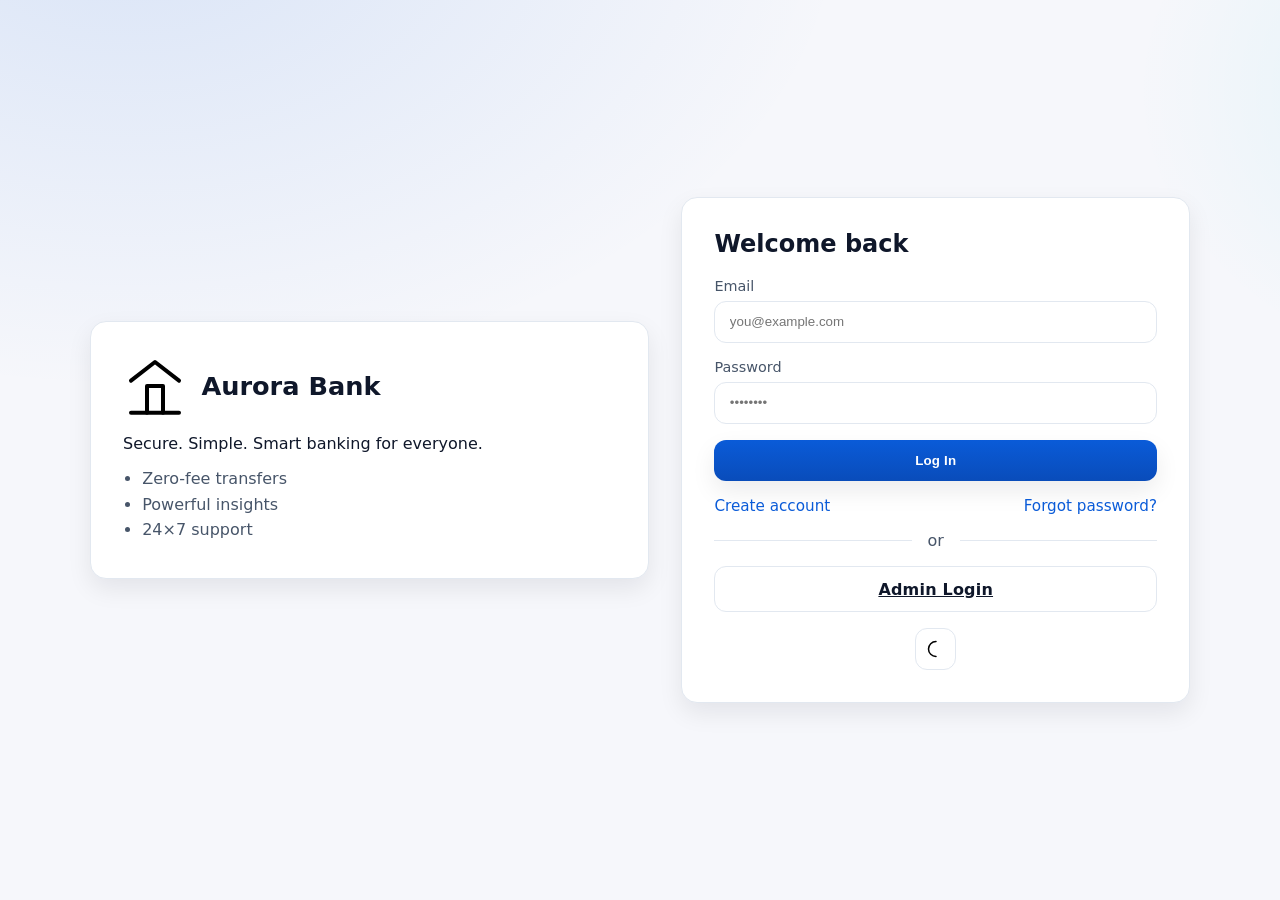
<file: online-banking/index.html>
<!DOCTYPE html>
<html lang="en">
<head>
    <meta charset="UTF-8" />
    <meta name="viewport" content="width=device-width, initial-scale=1.0" />
    <title>Aurora Bank • Login</title>
    <link rel="stylesheet" href="assets/css/styles.css" />
    <link rel="icon" href="assets/img/bank.svg" />
    <meta name="color-scheme" content="light dark" />
    <meta name="description" content="Modern online banking portal - Aurora Bank" />
    <script type="module" src="assets/js/auth.js" defer></script>
    <script type="module" src="assets/js/utils.js" defer></script>
    <style>
      /* Page-specific tweak to center card nicely before main CSS loads */
      body { min-height: 100vh; display: grid; place-items: center; }
    </style>
  </head>
  <body class="auth-body">
    <main class="auth-container">
      <section class="brand-pane">
        <div class="brand-logo">
          <img src="assets/img/bank.svg" alt="Aurora Bank" />
          <h1>Aurora Bank</h1>
        </div>
        <p>Secure. Simple. Smart banking for everyone.</p>
        <ul class="brand-highlights">
          <li>Zero-fee transfers</li>
          <li>Powerful insights</li>
          <li>24×7 support</li>
        </ul>
      </section>

      <section class="auth-card">
        <h2>Welcome back</h2>
        <form id="loginForm" class="form" autocomplete="on">
          <div class="form-field">
            <label for="email">Email</label>
            <input id="email" name="email" type="email" placeholder="you@example.com" required />
          </div>
          <div class="form-field">
            <label for="password">Password</label>
            <input id="password" name="password" type="password" placeholder="••••••••" required />
          </div>
          <button type="submit" class="btn btn-primary w-full">Log In</button>
        </form>
        <div class="auth-links">
          <a href="signup.html">Create account</a>
          <a href="reset.html">Forgot password?</a>
        </div>
        <div class="divider"><span>or</span></div>
        <a href="admin-login.html" class="btn btn-surface w-full">Admin Login</a>
        <div class="theme-toggle-inline">
          <button id="themeToggle" class="icon-btn" title="Toggle theme">
            <img src="assets/img/theme.svg" alt="theme" />
          </button>
        </div>
      </section>
    </main>
    <script type="module">
      import { initializeTheme } from './assets/js/utils.js';
      initializeTheme();
    </script>
  </body>
  </html>
</file>
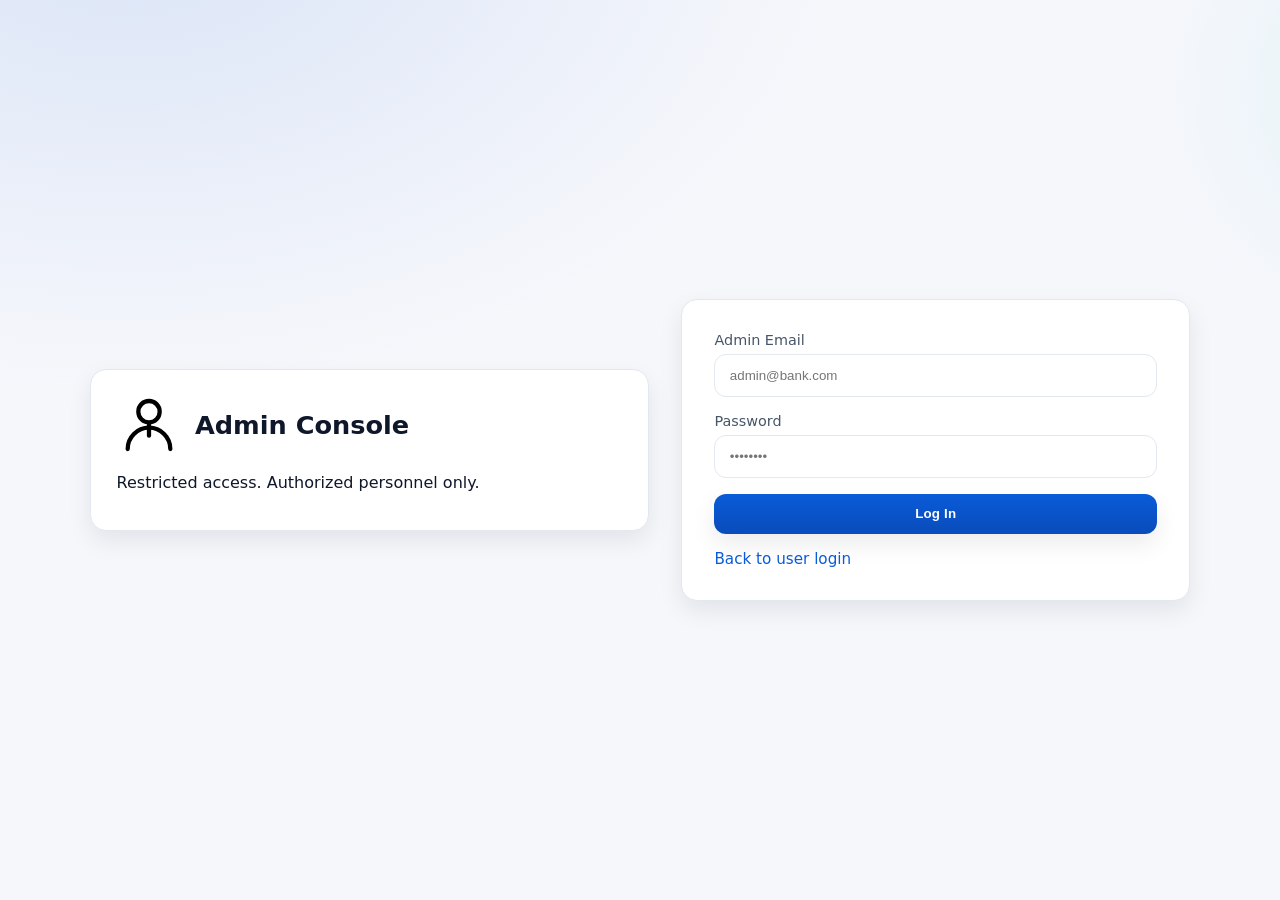
<file: online-banking/admin-login.html>
<!DOCTYPE html>
<html lang="en">
<head>
  <meta charset="UTF-8" />
  <meta name="viewport" content="width=device-width, initial-scale=1.0" />
  <title>Aurora Bank • Admin Login</title>
  <link rel="stylesheet" href="assets/css/styles.css" />
  <link rel="icon" href="assets/img/admin.svg" />
  <meta name="color-scheme" content="light dark" />
  <script type="module" src="assets/js/auth.js" defer></script>
  <script type="module" src="assets/js/utils.js" defer></script>
</head>
<body class="auth-body">
  <main class="auth-container">
    <section class="brand-pane small">
      <div class="brand-logo">
        <img src="assets/img/admin.svg" alt="Admin" />
        <h1>Admin Console</h1>
      </div>
      <p>Restricted access. Authorized personnel only.</p>
    </section>
    <section class="auth-card">
      <form id="adminLoginForm" class="form">
        <div class="form-field">
          <label for="email">Admin Email</label>
          <input id="email" name="email" type="email" placeholder="admin@bank.com" required />
        </div>
        <div class="form-field">
          <label for="password">Password</label>
          <input id="password" name="password" type="password" placeholder="••••••••" required />
        </div>
        <button type="submit" class="btn btn-primary w-full">Log In</button>
      </form>
      <div class="auth-links">
        <a href="index.html">Back to user login</a>
      </div>
    </section>
  </main>
  <script type="module">
    import { initializeTheme } from './assets/js/utils.js';
    initializeTheme();
  </script>
</body>
</html>
</file>
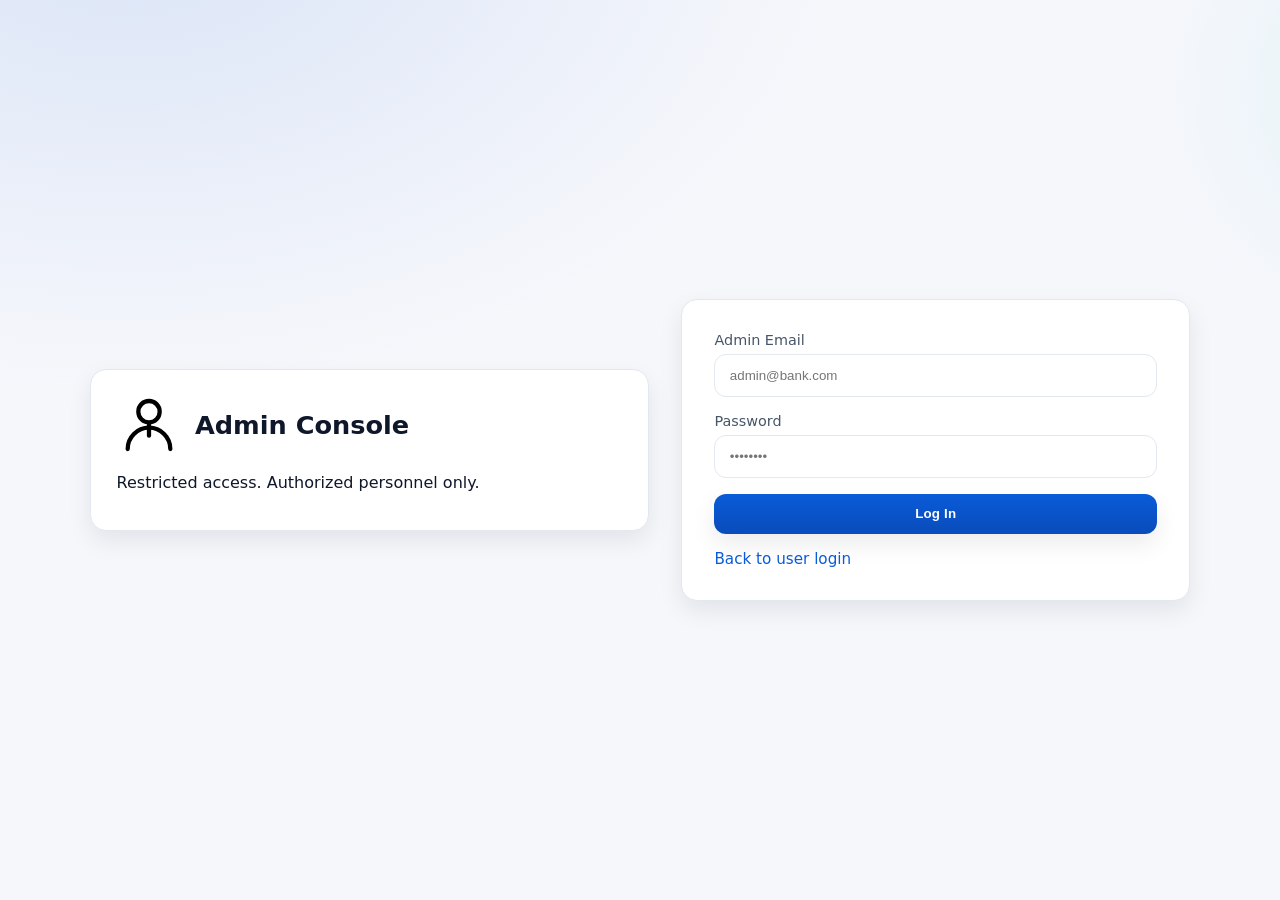
<file: online-banking/admin.html>
<!DOCTYPE html>
<html lang="en">
<head>
  <meta charset="UTF-8" />
  <meta name="viewport" content="width=device-width, initial-scale=1.0" />
  <title>Aurora Bank • Admin Dashboard</title>
  <link rel="stylesheet" href="assets/css/styles.css" />
  <link rel="icon" href="assets/img/admin.svg" />
  <meta name="color-scheme" content="light dark" />
  <script type="module" src="assets/js/utils.js" defer></script>
  <script type="module" src="assets/js/admin.js" defer></script>
</head>
<body>
  <div class="app">
    <aside class="sidebar">
      <div class="logo">
        <img src="assets/img/admin.svg" alt="Admin" width="28" height="28" />
        <strong>Admin Console</strong>
      </div>
      <nav class="nav">
        <a class="active" href="admin.html"><img src="assets/img/dashboard.svg" alt=""/>Overview</a>
        <a href="#" id="logoutLink"><img src="assets/img/logout.svg" alt=""/>Logout</a>
      </nav>
    </aside>
    <main class="content">
      <div class="topbar">
        <h2>Admin Dashboard</h2>
        <div class="actions">
          <button id="themeToggle" class="icon-btn" title="Toggle theme">
            <img src="assets/img/theme.svg" alt="theme" />
          </button>
        </div>
      </div>

      <section class="grid cols-2">
        <div class="card">
          <h3>Pending Approvals</h3>
          <table>
            <thead>
              <tr><th>Name</th><th>Email</th><th>Actions</th></tr>
            </thead>
            <tbody id="pendingTable"></tbody>
          </table>
        </div>
        <div class="card">
          <h3>All Users</h3>
          <table>
            <thead>
              <tr><th>Name</th><th>Email</th><th>Account</th><th>Balance</th><th>Status</th></tr>
            </thead>
            <tbody id="usersTable"></tbody>
          </table>
        </div>
      </section>

      <section class="card" style="margin-top:1rem;">
        <h3>Suspicious Transactions</h3>
        <div class="hint">Auto-flagged if amount exceeds threshold or unusual patterns are detected.</div>
        <table>
          <thead>
            <tr><th>User</th><th>Date</th><th>Type</th><th>Amount</th><th>Note</th></tr>
          </thead>
          <tbody id="suspiciousTable"></tbody>
        </table>
      </section>
    </main>
  </div>

  <script type="module">
    import { guardAdmin, initializeTheme, attachLogout } from './assets/js/utils.js';
    guardAdmin();
    initializeTheme();
    attachLogout();
  </script>
</body>
</html>
</file>
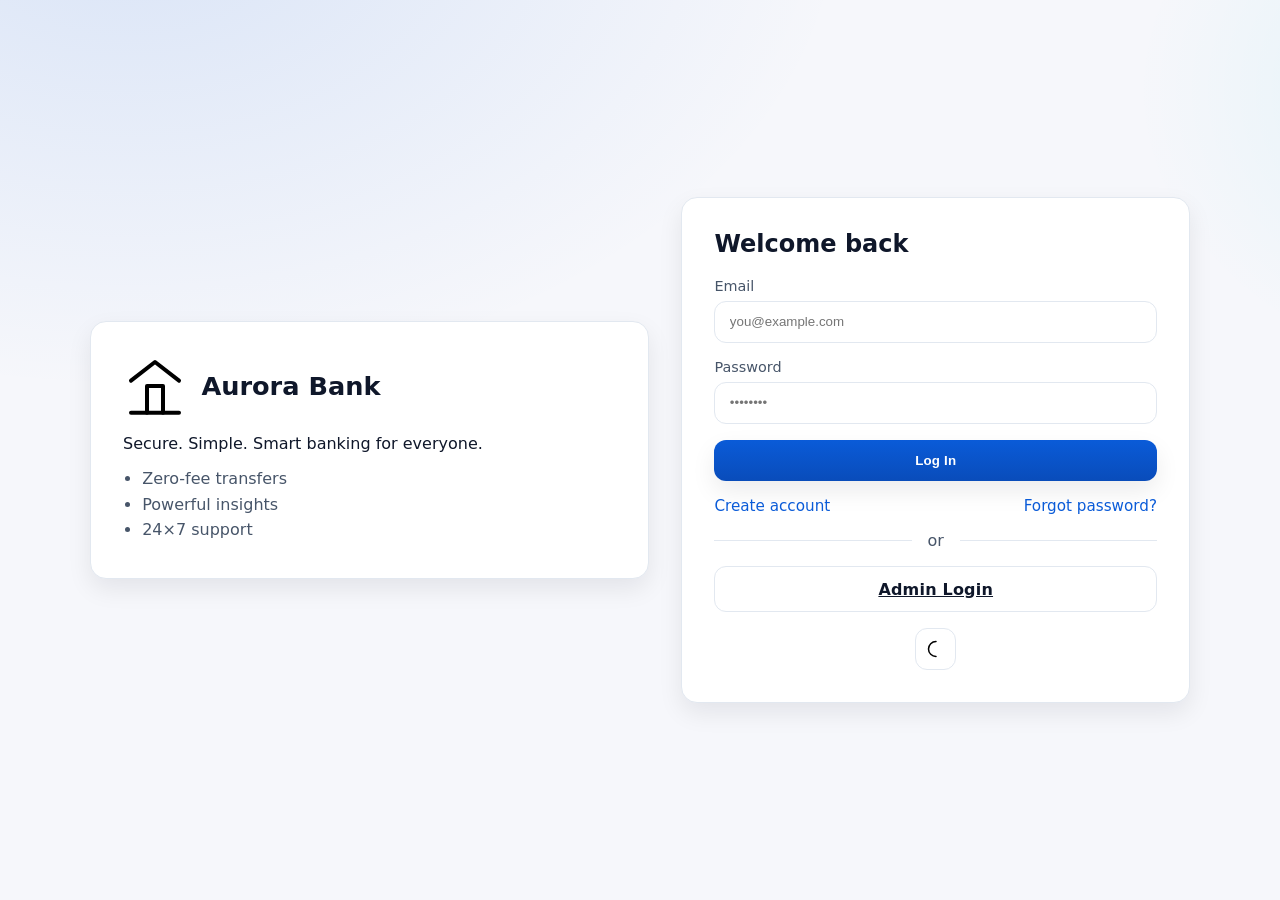
<file: online-banking/bills.html>
<!DOCTYPE html>
<html lang="en">
<head>
  <meta charset="UTF-8" />
  <meta name="viewport" content="width=device-width, initial-scale=1.0" />
  <title>Aurora Bank • Bills & Utilities</title>
  <link rel="stylesheet" href="assets/css/styles.css" />
  <link rel="icon" href="assets/img/bills.svg" />
  <meta name="color-scheme" content="light dark" />
  <script type="module" src="assets/js/utils.js" defer></script>
  <script type="module" src="assets/js/bills.js" defer></script>
</head>
<body>
  <div class="app">
    <aside class="sidebar">
      <div class="logo">
        <img src="assets/img/bank.svg" alt="Aurora" width="28" height="28" />
        <strong>Aurora Bank</strong>
      </div>
      <nav class="nav">
        <a href="dashboard.html"><img src="assets/img/dashboard.svg" alt=""/>Dashboard</a>
        <a class="active" href="bills.html"><img src="assets/img/bills.svg" alt=""/>Bills</a>
        <a href="loans.html"><img src="assets/img/loans.svg" alt=""/>Loans</a>
        <a href="transactions.html"><img src="assets/img/transactions.svg" alt=""/>Transactions</a>
        <a href="cards.html"><img src="assets/img/cards.svg" alt=""/>Cards</a>
        <a href="#" id="logoutLink"><img src="assets/img/logout.svg" alt=""/>Logout</a>
      </nav>
    </aside>
    <main class="content">
      <div class="topbar">
        <h2>Bills & Utilities</h2>
        <div class="actions">
          <button id="themeToggle" class="icon-btn" title="Toggle theme">
            <img src="assets/img/theme.svg" alt="theme" />
          </button>
        </div>
      </div>

      <section class="grid cols-4 grid-cards">
        <div class="card bill-card" data-category="Electricity">
          <div class="metric"><div class="icon"><img src="assets/img/electricity.svg" alt="" width="24" height="24"></div><div>
            <div class="label">Electricity</div>
          </div></div>
        </div>
        <div class="card bill-card" data-category="Water">
          <div class="metric"><div class="icon"><img src="assets/img/water.svg" alt="" width="24" height="24"></div><div>
            <div class="label">Water</div>
          </div></div>
        </div>
        <div class="card bill-card" data-category="Internet">
          <div class="metric"><div class="icon"><img src="assets/img/internet.svg" alt="" width="24" height="24"></div><div>
            <div class="label">Internet</div>
          </div></div>
        </div>
        <div class="card bill-card" data-category="DTH">
          <div class="metric"><div class="icon"><img src="assets/img/dth.svg" alt="" width="24" height="24"></div><div>
            <div class="label">DTH</div>
          </div></div>
        </div>
      </section>

      <section class="card" style="margin-top:1rem;">
        <h3>Pay a Bill</h3>
        <form id="billForm" class="form">
          <div class="form-field">
            <label for="billCategory">Category</label>
            <select id="billCategory" required>
              <option value="">Select category</option>
              <option>Electricity</option>
              <option>Water</option>
              <option>Internet</option>
              <option>DTH</option>
            </select>
          </div>
          <div class="form-field">
            <label for="billAmount">Amount</label>
            <input id="billAmount" type="number" min="1" step="0.01" required />
          </div>
          <button class="btn btn-primary" type="submit">Pay Bill</button>
        </form>
      </section>
    </main>
  </div>

  <script type="module">
    import { guardAuth, initializeTheme, attachLogout } from './assets/js/utils.js';
    guardAuth();
    initializeTheme();
    attachLogout();
  </script>
</body>
</html>
</file>
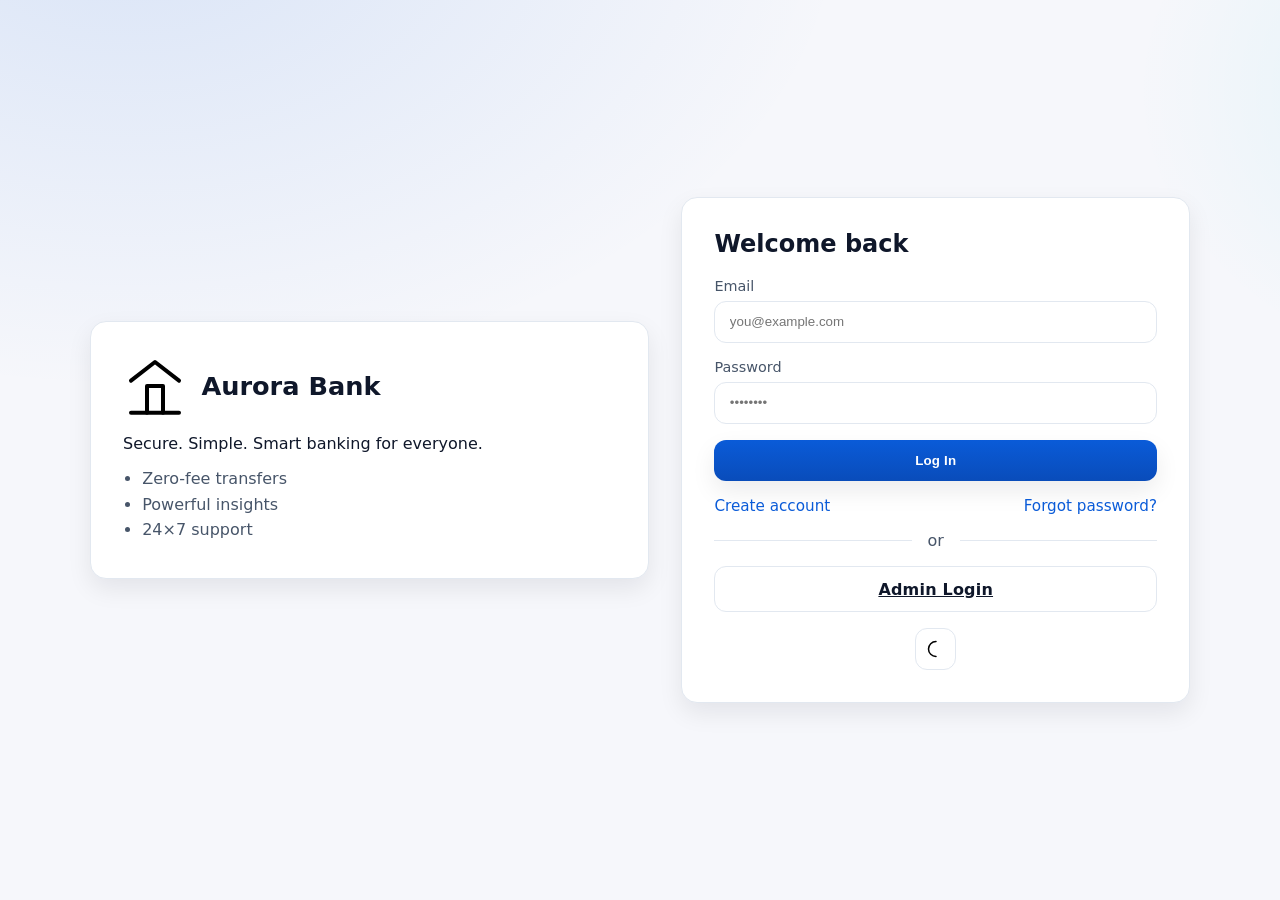
<file: online-banking/cards.html>
<!DOCTYPE html>
<html lang="en">
<head>
  <meta charset="UTF-8" />
  <meta name="viewport" content="width=device-width, initial-scale=1.0" />
  <title>Aurora Bank • Card & UPI Payments</title>
  <link rel="stylesheet" href="assets/css/styles.css" />
  <link rel="icon" href="assets/img/cards.svg" />
  <meta name="color-scheme" content="light dark" />
  <script type="module" src="assets/js/utils.js" defer></script>
  <script type="module" src="assets/js/cards.js" defer></script>
</head>
<body>
  <div class="app">
    <aside class="sidebar">
      <div class="logo">
        <img src="assets/img/bank.svg" alt="Aurora" width="28" height="28" />
        <strong>Aurora Bank</strong>
      </div>
      <nav class="nav">
        <a href="dashboard.html"><img src="assets/img/dashboard.svg" alt=""/>Dashboard</a>
        <a href="bills.html"><img src="assets/img/bills.svg" alt=""/>Bills</a>
        <a href="loans.html"><img src="assets/img/loans.svg" alt=""/>Loans</a>
        <a href="transactions.html"><img src="assets/img/transactions.svg" alt=""/>Transactions</a>
        <a class="active" href="cards.html"><img src="assets/img/cards.svg" alt=""/>Cards</a>
        <a href="#" id="logoutLink"><img src="assets/img/logout.svg" alt=""/>Logout</a>
      </nav>
    </aside>
    <main class="content">
      <div class="topbar">
        <h2>Payments</h2>
        <div class="actions">
          <button id="themeToggle" class="icon-btn" title="Toggle theme">
            <img src="assets/img/theme.svg" alt="theme" />
          </button>
        </div>
      </div>

      <section class="grid cols-2">
        <div class="card">
          <h3>Card Payment</h3>
          <form id="cardForm" class="form">
            <div class="form-field">
              <label for="cardType">Card Type</label>
              <select id="cardType" required>
                <option value="">Select</option>
                <option>Debit Card</option>
                <option>Credit Card</option>
                <option>Other Cards</option>
              </select>
            </div>
            <div class="form-field">
              <label for="cardNumber">Card Number</label>
              <input id="cardNumber" inputmode="numeric" pattern="[0-9]{16}" maxlength="16" placeholder="1234123412341234" required />
            </div>
            <div class="form-field">
              <label for="cardName">Name on Card</label>
              <input id="cardName" placeholder="Jane Doe" required />
            </div>
            <div class="grid cols-2">
              <div class="form-field">
                <label for="expiry">Expiry (MM/YY)</label>
                <input id="expiry" placeholder="08/28" required />
              </div>
              <div class="form-field">
                <label for="cvv">CVV</label>
                <input id="cvv" inputmode="numeric" pattern="[0-9]{3,4}" maxlength="4" placeholder="123" required />
              </div>
            </div>
            <div class="form-field">
              <label for="cardAmount">Amount</label>
              <input id="cardAmount" type="number" min="1" step="0.01" required />
            </div>
            <div class="brands" style="display:flex; gap:.6rem; align-items:center; opacity:.8;">
              <img src="assets/img/visa.svg" alt="Visa" width="36" />
              <img src="assets/img/mastercard.svg" alt="Mastercard" width="36" />
              <img src="assets/img/rupay.svg" alt="Rupay" width="36" />
            </div>
            <button class="btn btn-primary" type="submit">Pay with Card</button>
          </form>
        </div>

        <div class="card">
          <h3>UPI / Net Banking</h3>
          <form id="upiForm" class="form">
            <div class="form-field">
              <label for="upiId">UPI ID</label>
              <input id="upiId" placeholder="name@bank" />
            </div>
            <div class="form-field">
              <label for="upiAmount">Amount</label>
              <input id="upiAmount" type="number" min="1" step="0.01" />
            </div>
            <div class="brands" style="display:flex; gap:.6rem; align-items:center; opacity:.8;">
              <img src="assets/img/upi.svg" alt="UPI" width="40" />
              <img src="assets/img/netbanking.svg" alt="Net Banking" width="40" />
            </div>
            <div style="display:flex; gap:.6rem;">
              <button class="btn btn-primary" id="upiPay" type="button">Pay via UPI</button>
              <button class="btn btn-surface" id="netBankingPay" type="button">Pay via Net Banking</button>
            </div>
          </form>
        </div>
      </section>
    </main>
  </div>

  <script type="module">
    import { guardAuth, initializeTheme, attachLogout } from './assets/js/utils.js';
    guardAuth();
    initializeTheme();
    attachLogout();
  </script>
</body>
</html>
</file>
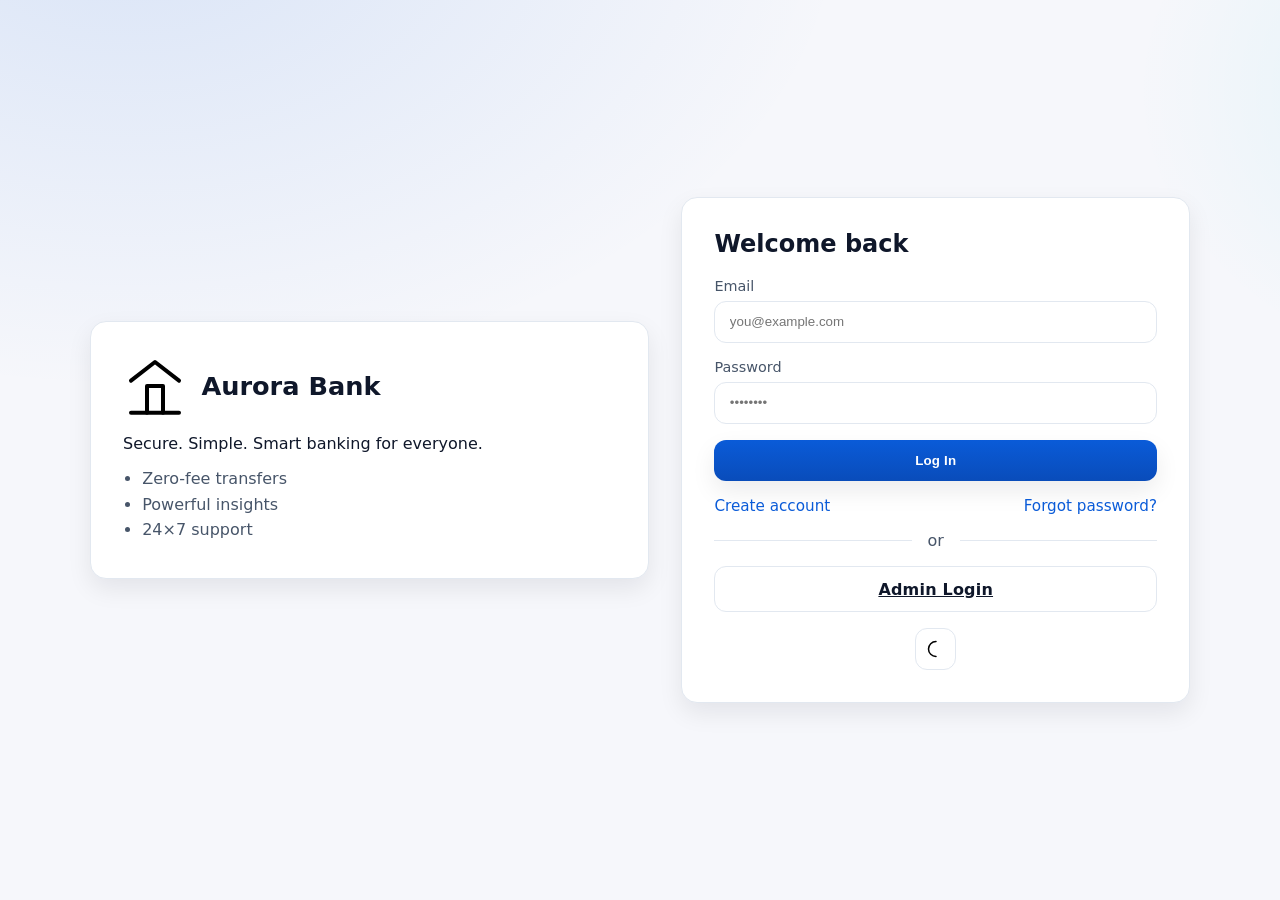
<file: online-banking/dashboard.html>
<!DOCTYPE html>
<html lang="en">
<head>
  <meta charset="UTF-8" />
  <meta name="viewport" content="width=device-width, initial-scale=1.0" />
  <title>Aurora Bank • Dashboard</title>
  <link rel="stylesheet" href="assets/css/styles.css" />
  <link rel="icon" href="assets/img/bank.svg" />
  <meta name="color-scheme" content="light dark" />
  <script type="module" src="assets/js/utils.js" defer></script>
  <script type="module" src="assets/js/dashboard.js" defer></script>
</head>
<body data-page="dashboard">
  <div class="app">
    <aside class="sidebar">
      <div class="logo">
        <img src="assets/img/bank.svg" alt="Aurora" width="28" height="28" />
        <strong>Aurora Bank</strong>
      </div>
      <nav class="nav">
        <a class="active" href="dashboard.html"><img src="assets/img/dashboard.svg" alt=""/>Dashboard</a>
        <a href="bills.html"><img src="assets/img/bills.svg" alt=""/>Bills</a>
        <a href="loans.html"><img src="assets/img/loans.svg" alt=""/>Loans</a>
        <a href="transactions.html"><img src="assets/img/transactions.svg" alt=""/>Transactions</a>
        <a href="cards.html"><img src="assets/img/cards.svg" alt=""/>Cards</a>
        <a href="#" id="logoutLink"><img src="assets/img/logout.svg" alt=""/>Logout</a>
      </nav>
    </aside>
    <main class="content">
      <div class="topbar">
        <h2>Hello, <span id="userName">User</span></h2>
        <div class="actions">
          <button id="themeToggle" class="icon-btn" title="Toggle theme">
            <img src="assets/img/theme.svg" alt="theme" />
          </button>
        </div>
      </div>

      <section class="grid cols-3">
        <div class="card">
          <div class="metric">
            <div class="icon"><img src="assets/img/money.svg" alt="" width="24" height="24"></div>
            <div>
              <div class="label">Current Balance</div>
              <div class="value" id="balanceValue">$0.00</div>
            </div>
          </div>
          <div class="hint">Acct No: <span id="accountNumber">—</span></div>
        </div>
        <div class="card">
          <h3>Quick Actions</h3>
          <div class="grid cols-3">
            <button class="btn btn-surface" id="openDeposit"><img src="assets/img/deposit.svg" alt="" width="18" height="18">Deposit</button>
            <button class="btn btn-surface" id="openWithdraw"><img src="assets/img/withdraw.svg" alt="" width="18" height="18">Withdraw</button>
            <button class="btn btn-surface" id="openTransfer"><img src="assets/img/transfer.svg" alt="" width="18" height="18">Transfer</button>
          </div>
        </div>
        <div class="card">
          <h3>Cards & Bills</h3>
          <div class="grid cols-2">
            <a class="btn btn-outline" href="cards.html">Pay by Card</a>
            <a class="btn btn-outline" href="bills.html">Pay Bills</a>
          </div>
        </div>
      </section>

      <section class="card" style="margin-top:1rem;">
        <h3>Recent Transactions</h3>
        <div class="table-wrap">
          <table>
            <thead>
              <tr>
                <th>Date</th>
                <th>Type</th>
                <th>Note</th>
                <th>Amount</th>
              </tr>
            </thead>
            <tbody id="recentTransactions"></tbody>
          </table>
        </div>
      </section>
    </main>
  </div>

  <!-- Deposit Modal -->
  <div class="modal" id="depositModal" aria-hidden="true">
    <div class="dialog">
      <h3>Deposit</h3>
      <form id="depositForm" class="form">
        <div class="form-field">
          <label for="depositAmount">Amount</label>
          <input id="depositAmount" type="number" min="1" step="0.01" required />
        </div>
        <button class="btn btn-primary" type="submit">Confirm Deposit</button>
        <button class="btn btn-surface" type="button" data-close>Cancel</button>
      </form>
    </div>
  </div>
  <!-- Withdraw Modal -->
  <div class="modal" id="withdrawModal" aria-hidden="true">
    <div class="dialog">
      <h3>Withdraw</h3>
      <form id="withdrawForm" class="form">
        <div class="form-field">
          <label for="withdrawAmount">Amount</label>
          <input id="withdrawAmount" type="number" min="1" step="0.01" required />
        </div>
        <button class="btn btn-primary" type="submit">Confirm Withdrawal</button>
        <button class="btn btn-surface" type="button" data-close>Cancel</button>
      </form>
    </div>
  </div>
  <!-- Transfer Modal -->
  <div class="modal" id="transferModal" aria-hidden="true">
    <div class="dialog">
      <h3>Transfer</h3>
      <form id="transferForm" class="form">
        <div class="form-field">
          <label for="receiverEmail">Receiver Email</label>
          <input id="receiverEmail" type="email" placeholder="receiver@example.com" required />
        </div>
        <div class="form-field">
          <label for="transferAmount">Amount</label>
          <input id="transferAmount" type="number" min="1" step="0.01" required />
        </div>
        <button class="btn btn-primary" type="submit">Send Transfer</button>
        <button class="btn btn-surface" type="button" data-close>Cancel</button>
      </form>
    </div>
  </div>

  <script type="module">
    import { initializeTheme, guardAuth, attachLogout } from './assets/js/utils.js';
    guardAuth();
    initializeTheme();
    attachLogout();
  </script>
</body>
</html>
</file>
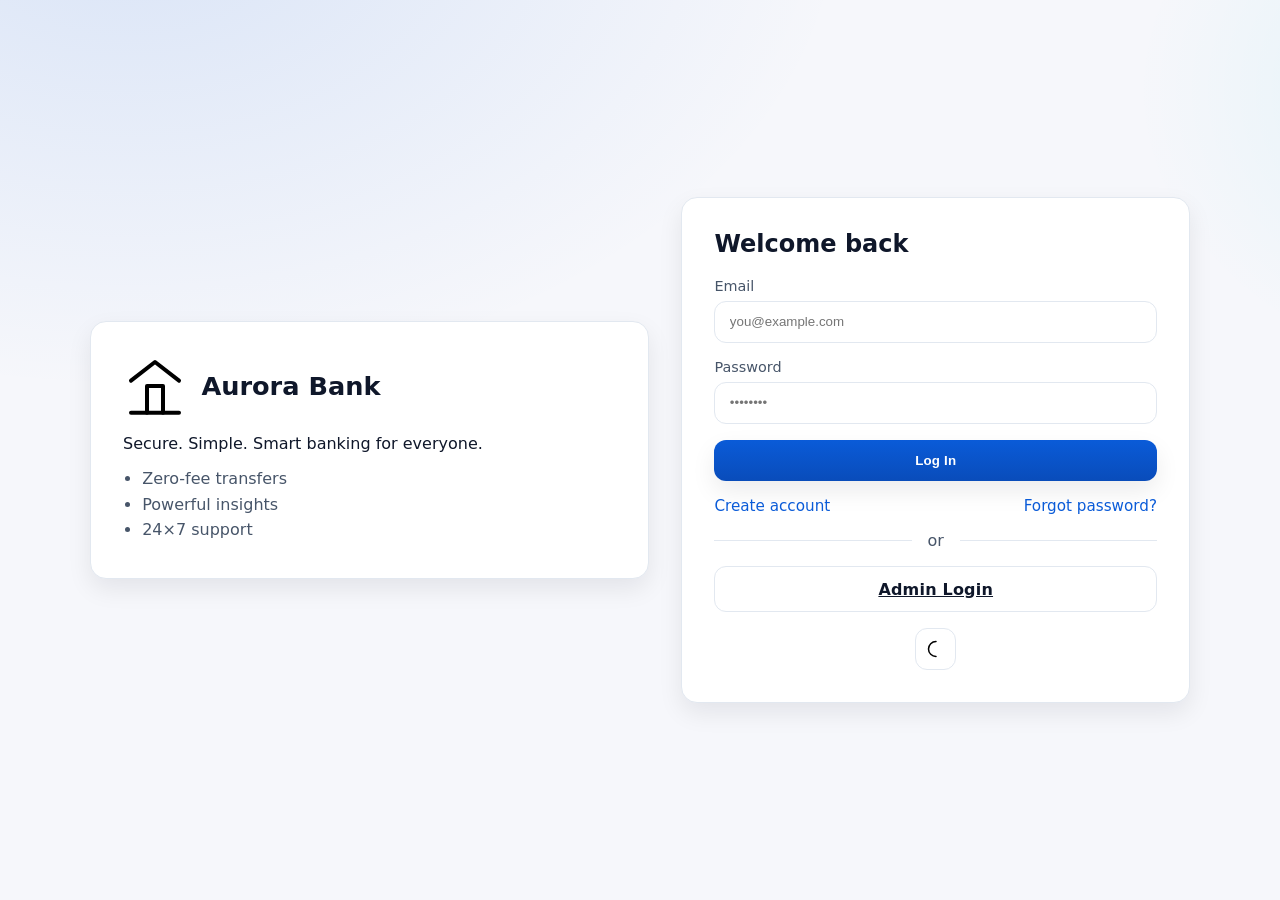
<file: online-banking/loans.html>
<!DOCTYPE html>
<html lang="en">
<head>
  <meta charset="UTF-8" />
  <meta name="viewport" content="width=device-width, initial-scale=1.0" />
  <title>Aurora Bank • Loans & EMI</title>
  <link rel="stylesheet" href="assets/css/styles.css" />
  <link rel="icon" href="assets/img/loans.svg" />
  <meta name="color-scheme" content="light dark" />
  <script type="module" src="assets/js/utils.js" defer></script>
  <script type="module" src="assets/js/loans.js" defer></script>
</head>
<body>
  <div class="app">
    <aside class="sidebar">
      <div class="logo">
        <img src="assets/img/bank.svg" alt="Aurora" width="28" height="28" />
        <strong>Aurora Bank</strong>
      </div>
      <nav class="nav">
        <a href="dashboard.html"><img src="assets/img/dashboard.svg" alt=""/>Dashboard</a>
        <a href="bills.html"><img src="assets/img/bills.svg" alt=""/>Bills</a>
        <a class="active" href="loans.html"><img src="assets/img/loans.svg" alt=""/>Loans</a>
        <a href="transactions.html"><img src="assets/img/transactions.svg" alt=""/>Transactions</a>
        <a href="cards.html"><img src="assets/img/cards.svg" alt=""/>Cards</a>
        <a href="#" id="logoutLink"><img src="assets/img/logout.svg" alt=""/>Logout</a>
      </nav>
    </aside>
    <main class="content">
      <div class="topbar">
        <h2>Loan & EMI Calculator</h2>
        <div class="actions">
          <button id="themeToggle" class="icon-btn" title="Toggle theme">
            <img src="assets/img/theme.svg" alt="theme" />
          </button>
        </div>
      </div>

      <section class="grid cols-2">
        <div class="card">
          <h3>Apply for Loan</h3>
          <form id="loanForm" class="form">
            <div class="form-field">
              <label for="principal">Principal (P)</label>
              <input id="principal" type="number" min="1000" step="100" required />
            </div>
            <div class="grid cols-2">
              <div class="form-field">
                <label for="interest">Annual Interest %</label>
                <input id="interest" type="number" min="1" step="0.1" required />
              </div>
              <div class="form-field">
                <label for="tenure">Tenure (months)</label>
                <input id="tenure" type="number" min="1" step="1" required />
              </div>
            </div>
            <button class="btn btn-primary" type="submit">Calculate EMI</button>
          </form>
        </div>
        <div class="card">
          <h3>Monthly EMI</h3>
          <div id="emiResult" class="metric">
            <div class="icon"><img src="assets/img/loans.svg" alt="" width="28"></div>
            <div>
              <div class="label">Result</div>
              <div class="value" id="emiValue">—</div>
            </div>
          </div>
          <p class="hint">Formula: EMI = P × R × (1+R)^N / ((1+R)^N − 1)</p>
        </div>
      </section>
    </main>
  </div>

  <script type="module">
    import { guardAuth, initializeTheme, attachLogout } from './assets/js/utils.js';
    guardAuth();
    initializeTheme();
    attachLogout();
  </script>
</body>
</html>
</file>
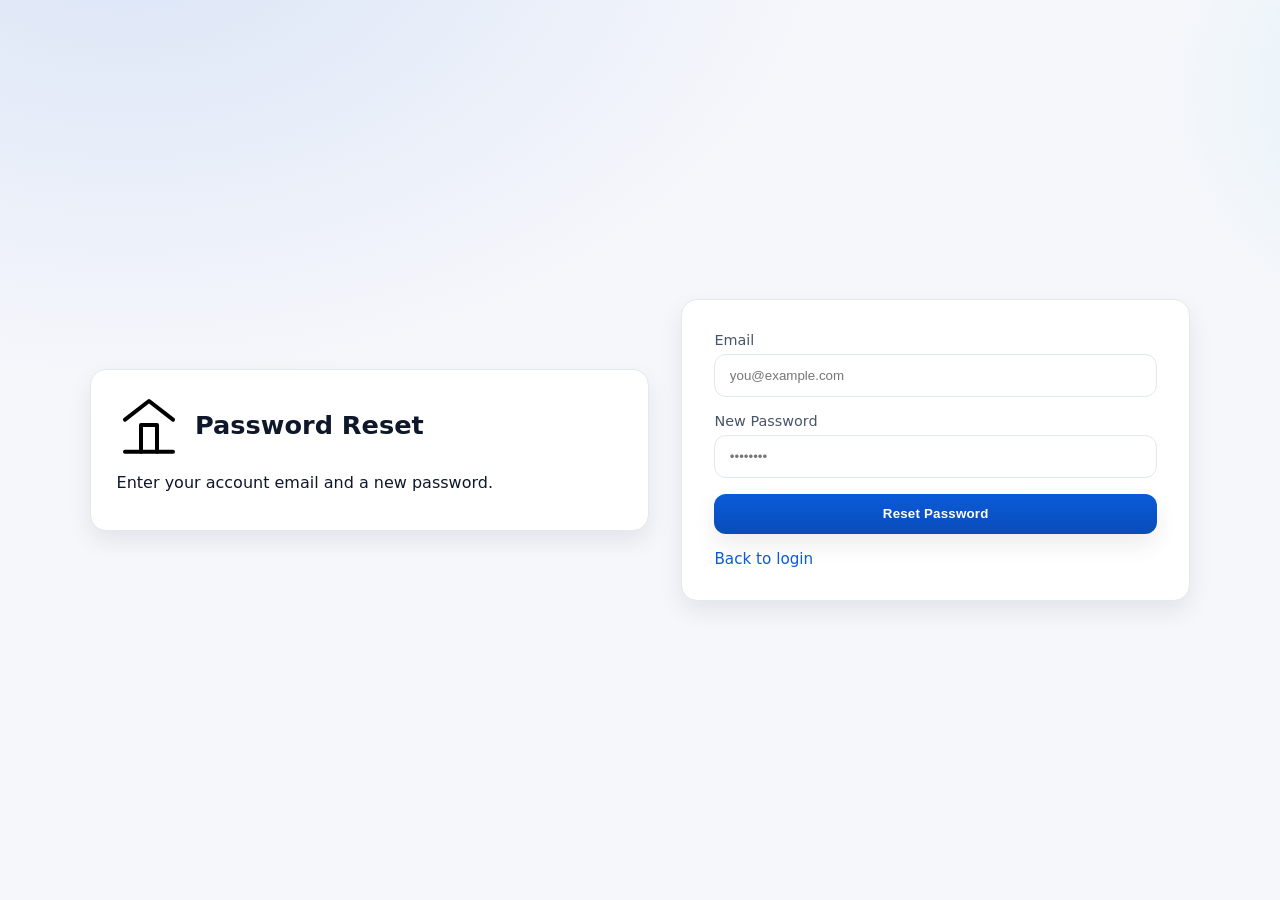
<file: online-banking/reset.html>
<!DOCTYPE html>
<html lang="en">
<head>
  <meta charset="UTF-8" />
  <meta name="viewport" content="width=device-width, initial-scale=1.0" />
  <title>Aurora Bank • Reset Password</title>
  <link rel="stylesheet" href="assets/css/styles.css" />
  <link rel="icon" href="assets/img/bank.svg" />
  <meta name="color-scheme" content="light dark" />
  <script type="module" src="assets/js/auth.js" defer></script>
  <script type="module" src="assets/js/utils.js" defer></script>
</head>
<body class="auth-body">
  <main class="auth-container">
    <section class="brand-pane small">
      <div class="brand-logo">
        <img src="assets/img/bank.svg" alt="Aurora Bank" />
        <h1>Password Reset</h1>
      </div>
      <p>Enter your account email and a new password.</p>
    </section>
    <section class="auth-card">
      <form id="resetForm" class="form">
        <div class="form-field">
          <label for="email">Email</label>
          <input id="email" name="email" type="email" placeholder="you@example.com" required />
        </div>
        <div class="form-field">
          <label for="newPassword">New Password</label>
          <input id="newPassword" name="newPassword" type="password" placeholder="••••••••" minlength="6" required />
        </div>
        <button type="submit" class="btn btn-primary w-full">Reset Password</button>
      </form>
      <div class="auth-links">
        <a href="index.html">Back to login</a>
      </div>
    </section>
  </main>
  <script type="module">
    import { initializeTheme } from './assets/js/utils.js';
    initializeTheme();
  </script>
</body>
</html>
</file>
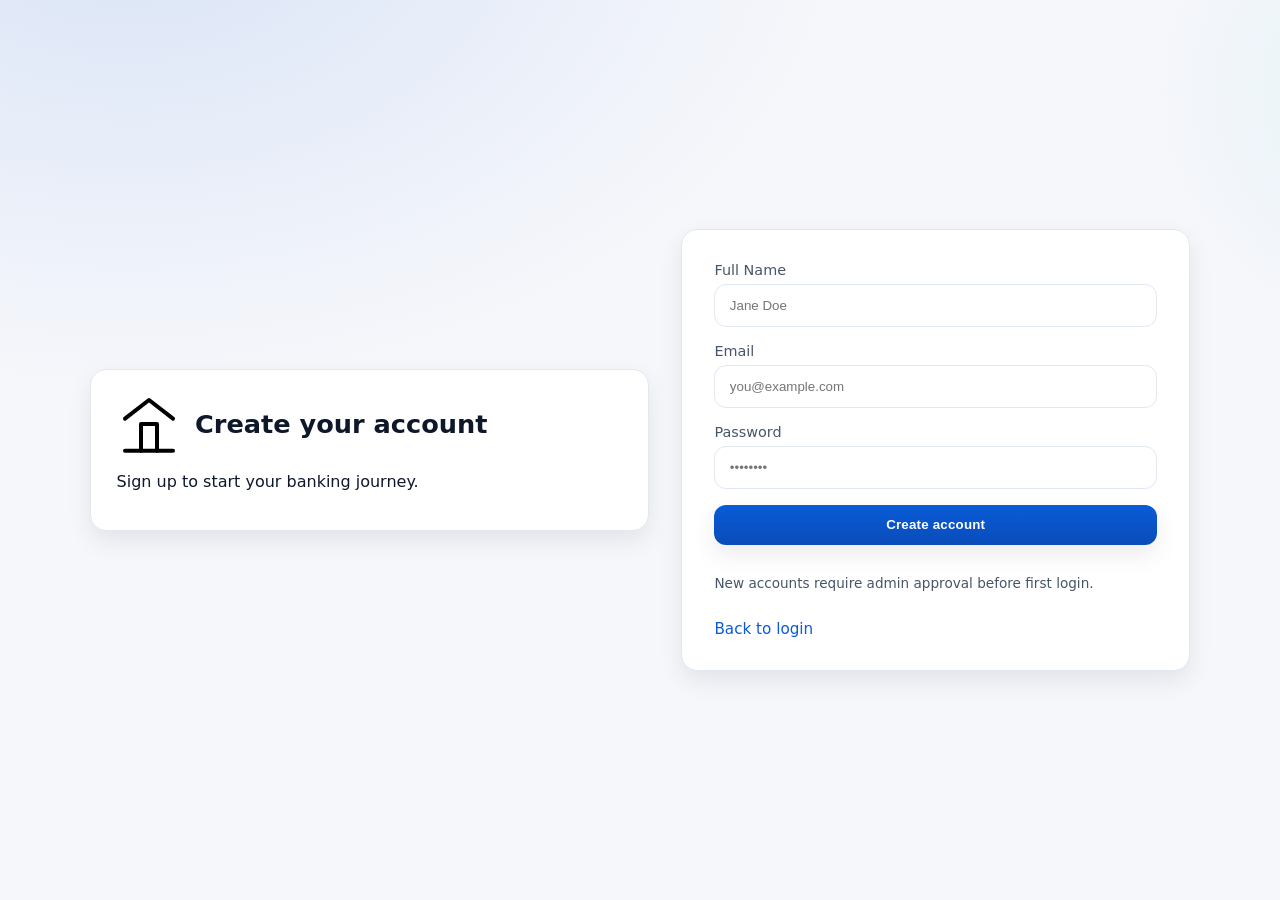
<file: online-banking/signup.html>
<!DOCTYPE html>
<html lang="en">
<head>
  <meta charset="UTF-8" />
  <meta name="viewport" content="width=device-width, initial-scale=1.0" />
  <title>Aurora Bank • Sign Up</title>
  <link rel="stylesheet" href="assets/css/styles.css" />
  <link rel="icon" href="assets/img/bank.svg" />
  <meta name="color-scheme" content="light dark" />
  <script type="module" src="assets/js/auth.js" defer></script>
  <script type="module" src="assets/js/utils.js" defer></script>
</head>
<body class="auth-body">
  <main class="auth-container">
    <section class="brand-pane small">
      <div class="brand-logo">
        <img src="assets/img/bank.svg" alt="Aurora Bank" />
        <h1>Create your account</h1>
      </div>
      <p>Sign up to start your banking journey.</p>
    </section>
    <section class="auth-card">
      <form id="signupForm" class="form">
        <div class="form-field">
          <label for="name">Full Name</label>
          <input id="name" name="name" type="text" placeholder="Jane Doe" required />
        </div>
        <div class="form-field">
          <label for="email">Email</label>
          <input id="email" name="email" type="email" placeholder="you@example.com" required />
        </div>
        <div class="form-field">
          <label for="password">Password</label>
          <input id="password" name="password" type="password" placeholder="••••••••" minlength="6" required />
        </div>
        <button type="submit" class="btn btn-primary w-full">Create account</button>
        <p class="hint">New accounts require admin approval before first login.</p>
      </form>
      <div class="auth-links">
        <a href="index.html">Back to login</a>
      </div>
    </section>
  </main>
  <script type="module">
    import { initializeTheme } from './assets/js/utils.js';
    initializeTheme();
  </script>
</body>
</html>
</file>
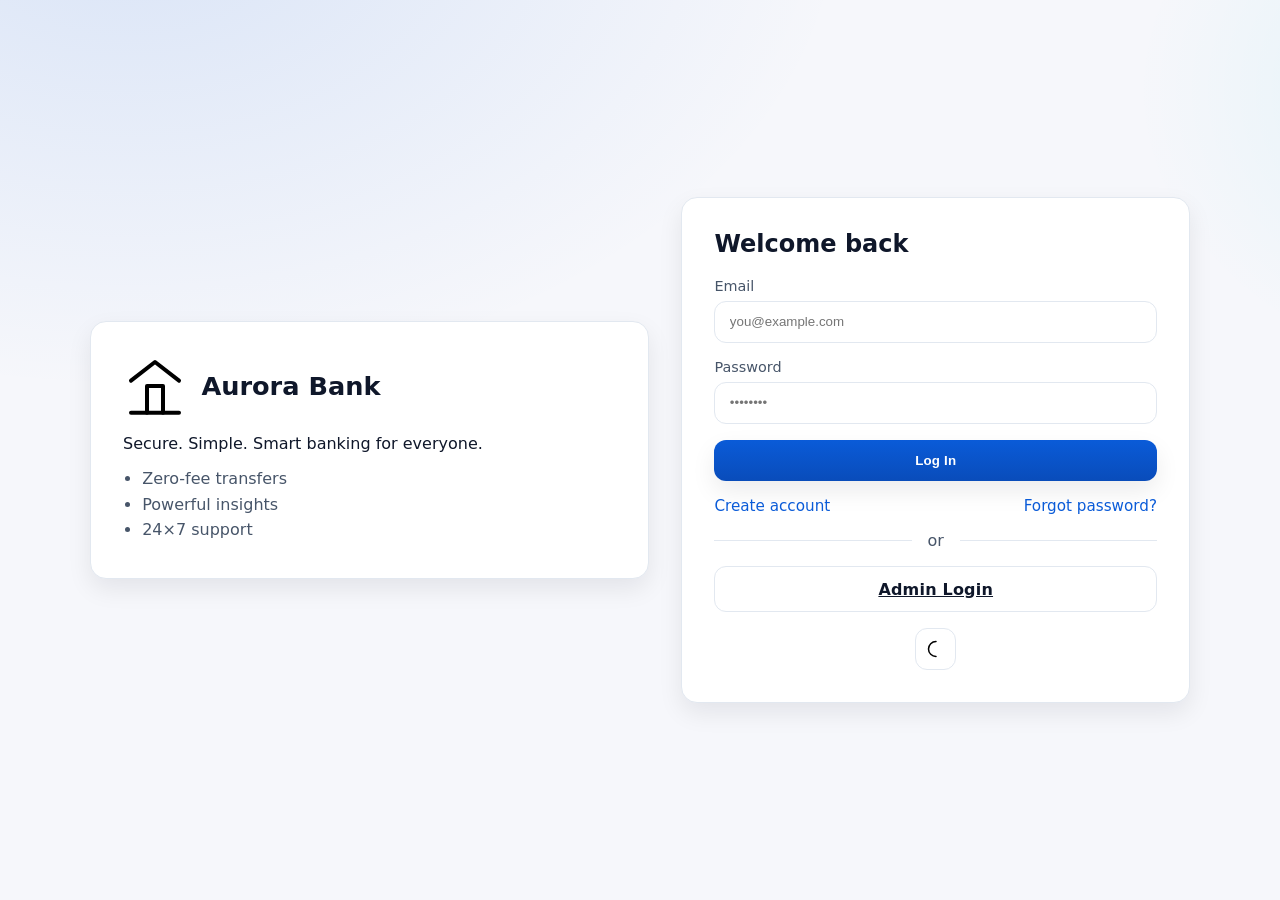
<file: online-banking/transactions.html>
<!DOCTYPE html>
<html lang="en">
<head>
  <meta charset="UTF-8" />
  <meta name="viewport" content="width=device-width, initial-scale=1.0" />
  <title>Aurora Bank • Transactions</title>
  <link rel="stylesheet" href="assets/css/styles.css" />
  <link rel="icon" href="assets/img/transactions.svg" />
  <meta name="color-scheme" content="light dark" />
  <script type="module" src="assets/js/utils.js" defer></script>
  <script type="module" src="assets/js/transactions.js" defer></script>
</head>
<body>
  <div class="app">
    <aside class="sidebar">
      <div class="logo">
        <img src="assets/img/bank.svg" alt="Aurora" width="28" height="28" />
        <strong>Aurora Bank</strong>
      </div>
      <nav class="nav">
        <a href="dashboard.html"><img src="assets/img/dashboard.svg" alt=""/>Dashboard</a>
        <a href="bills.html"><img src="assets/img/bills.svg" alt=""/>Bills</a>
        <a href="loans.html"><img src="assets/img/loans.svg" alt=""/>Loans</a>
        <a class="active" href="transactions.html"><img src="assets/img/transactions.svg" alt=""/>Transactions</a>
        <a href="cards.html"><img src="assets/img/cards.svg" alt=""/>Cards</a>
        <a href="#" id="logoutLink"><img src="assets/img/logout.svg" alt=""/>Logout</a>
      </nav>
    </aside>
    <main class="content">
      <div class="topbar">
        <h2>Transactions</h2>
        <div class="actions">
          <button id="themeToggle" class="icon-btn" title="Toggle theme">
            <img src="assets/img/theme.svg" alt="theme" />
          </button>
        </div>
      </div>

      <section class="card">
        <div class="grid cols-3">
          <div class="form-field">
            <label for="filterType">Type</label>
            <select id="filterType">
              <option value="">All</option>
              <option>Deposit</option>
              <option>Withdraw</option>
              <option>Transfer</option>
              <option>Bill Payment</option>
              <option>Card Payment</option>
              <option>UPI Payment</option>
            </select>
          </div>
          <div class="form-field">
            <label for="startDate">Start</label>
            <input id="startDate" type="date" />
          </div>
          <div class="form-field">
            <label for="endDate">End</label>
            <input id="endDate" type="date" />
          </div>
        </div>
        <div style="margin-top: .8rem; display:flex; gap:.6rem;">
          <button id="applyFilters" class="btn btn-surface">Apply Filters</button>
          <button id="resetFilters" class="btn btn-surface">Reset</button>
          <button id="exportCsv" class="btn btn-primary">Export CSV</button>
        </div>
      </section>

      <section class="card" style="margin-top:1rem;">
        <div class="table-wrap">
          <table>
            <thead>
              <tr>
                <th>Date</th>
                <th>Type</th>
                <th>Note</th>
                <th>Amount</th>
              </tr>
            </thead>
            <tbody id="txTable"></tbody>
          </table>
        </div>
      </section>
    </main>
  </div>

  <script type="module">
    import { guardAuth, initializeTheme, attachLogout } from './assets/js/utils.js';
    guardAuth();
    initializeTheme();
    attachLogout();
  </script>
</body>
</html>
</file>
<file: online-banking/assets/css/styles.css>
/* Aurora Bank - Base Styles */
/* Color system */
:root {
  --primary: #0a5bd8;
  --primary-600: #094cba;
  --accent: #00bcd4;
  --bg: #f6f7fb;
  --surface: #ffffff;
  --text: #0f172a;
  --muted: #475569;
  --border: #e2e8f0;
  --success: #22c55e;
  --warning: #f59e0b;
  --danger: #ef4444;
  --shadow: 0 10px 25px rgba(2, 6, 23, 0.08);
}

[data-theme="dark"] {
  --bg: #0b1220;
  --surface: #121a2b;
  --text: #e5e7eb;
  --muted: #a5b4fc;
  --border: #1f2a44;
  --shadow: 0 10px 25px rgba(0,0,0,0.6);
}

* { box-sizing: border-box; }
html, body { height: 100%; }
body {
  margin: 0;
  font-family: ui-sans-serif, system-ui, -apple-system, Segoe UI, Roboto, Ubuntu, Cantarell, Noto Sans, Helvetica Neue, Arial, "Apple Color Emoji", "Segoe UI Emoji";
  color: var(--text);
  background: radial-gradient(1200px 800px at 10% -10%, rgba(10, 91, 216, 0.12), transparent 60%),
              radial-gradient(800px 600px at 120% 10%, rgba(0, 188, 212, 0.1), transparent 50%),
              var(--bg);
}

img { display: block; max-width: 100%; }

.w-full { width: 100%; }
.hidden { display: none !important; }

/* Buttons */
.btn {
  display: inline-flex; align-items: center; justify-content: center;
  gap: 0.5rem; cursor: pointer; border: 0; border-radius: 12px;
  padding: 0.8rem 1rem; font-weight: 600; letter-spacing: 0.2px;
  transition: transform .06s ease, box-shadow .2s ease, background .2s ease;
}
.btn:active { transform: translateY(1px); }
.btn-primary { background: linear-gradient(180deg, var(--primary), var(--primary-600)); color: #fff; box-shadow: var(--shadow); }
.btn-surface { background: var(--surface); color: var(--text); border: 1px solid var(--border); }
.btn-danger { background: var(--danger); color: #fff; }
.btn-success { background: var(--success); color: #fff; }
.btn-outline { background: transparent; color: var(--primary); border: 1px solid var(--primary); }
.icon-btn { background: var(--surface); border: 1px solid var(--border); border-radius: 12px; padding: .6rem; cursor: pointer; }

/* Forms */
.form { display: grid; gap: 1rem; }
.form .form-field { display: grid; gap: 0.4rem; }
.form label { font-size: 0.9rem; color: var(--muted); }
.form input, .form select { background: var(--surface); color: var(--text); border: 1px solid var(--border); border-radius: 12px; padding: 0.8rem 0.9rem; outline: none; }
.form input:focus, .form select:focus { border-color: var(--primary); box-shadow: 0 0 0 3px rgba(10, 91, 216, 0.15); }
.hint { color: var(--muted); font-size: 0.85rem; }

/* Auth Layout */
.auth-body { display: grid; place-items: center; }
.auth-container { width: min(1100px, 92%); display: grid; grid-template-columns: 1.1fr 1fr; gap: 2rem; align-items: center; padding: 3rem 0; }
.brand-pane { background: var(--surface); border: 1px solid var(--border); border-radius: 16px; padding: 2rem; box-shadow: var(--shadow); }
.brand-pane.small { padding: 1.4rem 1.6rem; }
.brand-logo { display: flex; align-items: center; gap: 0.9rem; }
.brand-logo h1 { margin: 0; font-size: 1.6rem; }
.brand-highlights { margin: 1rem 0 0; padding-left: 1.2rem; color: var(--muted); }
.brand-highlights li { margin: 0.4rem 0; }

.auth-card { background: var(--surface); border: 1px solid var(--border); border-radius: 16px; padding: 2rem; box-shadow: var(--shadow); }
.auth-card h2 { margin-top: 0; }
.auth-links { display: flex; justify-content: space-between; margin-top: 1rem; font-size: 0.95rem; }
.auth-links a { color: var(--primary); text-decoration: none; }
.divider { display: grid; grid-template-columns: 1fr auto 1fr; align-items: center; gap: 1rem; color: var(--muted); margin: 1rem 0; }
.divider::before, .divider::after { content: ""; height: 1px; background: var(--border); display: block; }
.theme-toggle-inline { margin-top: 1rem; display: flex; justify-content: center; }

/* App Shell */
.app { display: grid; grid-template-columns: 260px 1fr; min-height: 100vh; }
.sidebar { background: var(--surface); border-right: 1px solid var(--border); padding: 1.2rem; position: sticky; top: 0; height: 100vh; }
.sidebar .logo { display: flex; align-items: center; gap: .6rem; padding: .6rem; }
.nav { margin-top: 1rem; display: grid; gap: .4rem; }
.nav a { display: flex; align-items: center; gap: .7rem; padding: .7rem .8rem; border-radius: 12px; color: var(--text); text-decoration: none; border: 1px solid transparent; }
.nav a:hover { background: rgba(10, 91, 216, 0.08); }
.nav a.active { background: rgba(10, 91, 216, 0.14); border-color: rgba(10, 91, 216, 0.2); }
.nav img { width: 20px; height: 20px; }

.content { padding: 1.4rem 1.6rem; }
.topbar { display: flex; align-items: center; justify-content: space-between; margin-bottom: 1rem; }
.topbar .actions { display: flex; align-items: center; gap: .6rem; }

/* Cards & Grids */
.grid { display: grid; gap: 1rem; }
.grid.cols-3 { grid-template-columns: repeat(3, minmax(0, 1fr)); }
.grid.cols-2 { grid-template-columns: repeat(2, minmax(0, 1fr)); }

.card { background: var(--surface); border: 1px solid var(--border); border-radius: 16px; padding: 1rem; box-shadow: var(--shadow); }
.card h3 { margin: 0 0 .8rem; }
.metric { display: flex; align-items: center; gap: .8rem; }
.metric .icon { background: rgba(10, 91, 216, 0.1); border-radius: 12px; padding: .6rem; display: grid; place-items: center; }
.metric .value { font-size: 1.6rem; font-weight: 700; }

/* Table */
table { width: 100%; border-collapse: collapse; }
th, td { text-align: left; padding: .8rem; border-bottom: 1px solid var(--border); }
thead th { font-size: .9rem; color: var(--muted); }
tbody tr:hover { background: rgba(2, 6, 23, 0.03); }

/* Modal */
.modal { position: fixed; inset: 0; display: none; align-items: center; justify-content: center; background: rgba(2,6,23,0.35); padding: 1rem; }
.modal.show { display: flex; }
.modal .dialog { background: var(--surface); border: 1px solid var(--border); border-radius: 16px; padding: 1rem; width: min(520px, 96%); box-shadow: var(--shadow); }
.modal .dialog h3 { margin-top: 0; }

/* Badges */
.badge { display: inline-flex; align-items: center; gap: .35rem; padding: .25rem .5rem; border-radius: 999px; font-size: .8rem; border: 1px solid var(--border); background: var(--surface); }
.badge.success { color: var(--success); border-color: rgba(34, 197, 94, .3); background: rgba(34, 197, 94, .08); }
.badge.danger { color: var(--danger); border-color: rgba(239, 68, 68, .3); background: rgba(239, 68, 68, .08); }

/* Responsive */
@media (max-width: 960px) {
  .auth-container { grid-template-columns: 1fr; }
  .app { grid-template-columns: 1fr; }
  .sidebar { position: fixed; left: 0; right: 0; top: auto; bottom: 0; height: auto; border-right: 0; border-top: 1px solid var(--border); }
  .nav { grid-auto-flow: column; grid-auto-columns: 1fr; overflow-x: auto; }
  .content { padding-bottom: 4.2rem; }
  .grid.cols-3 { grid-template-columns: 1fr; }
  .grid.cols-2 { grid-template-columns: 1fr; }
}
</file>
